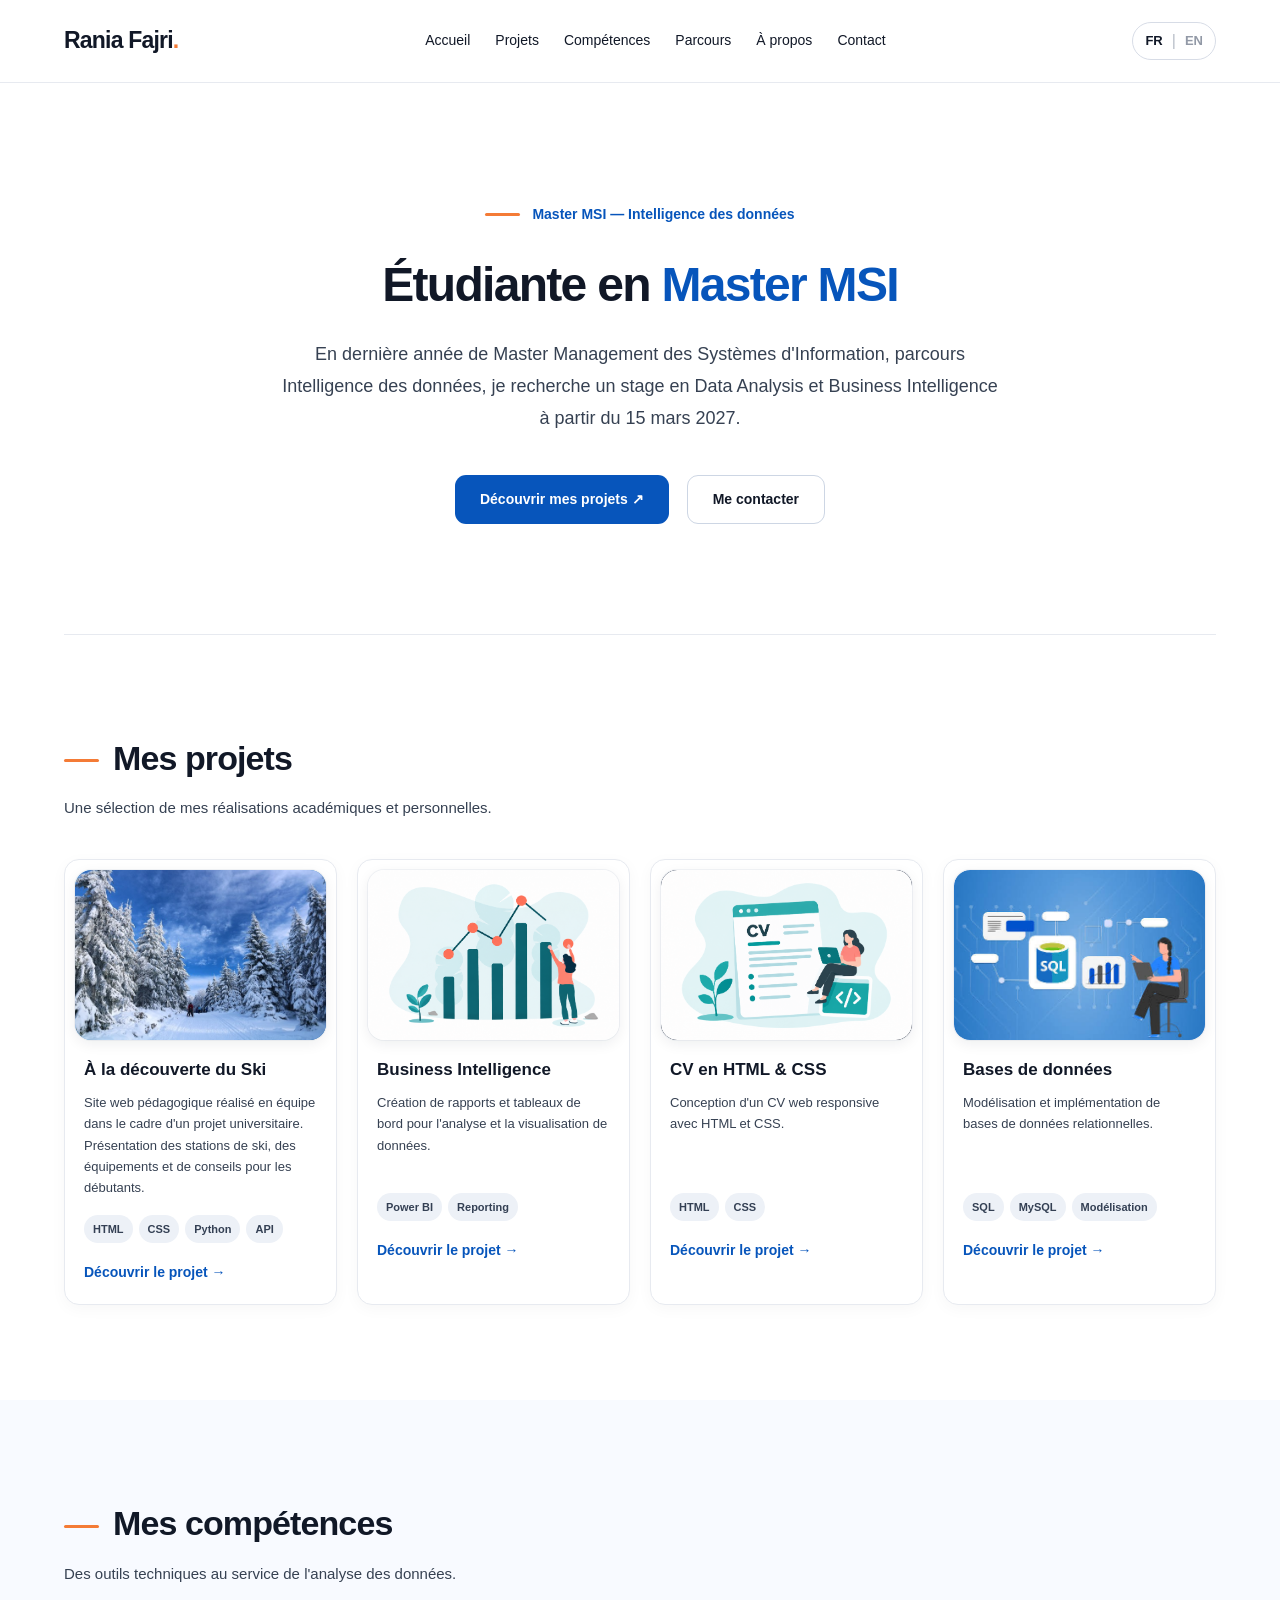
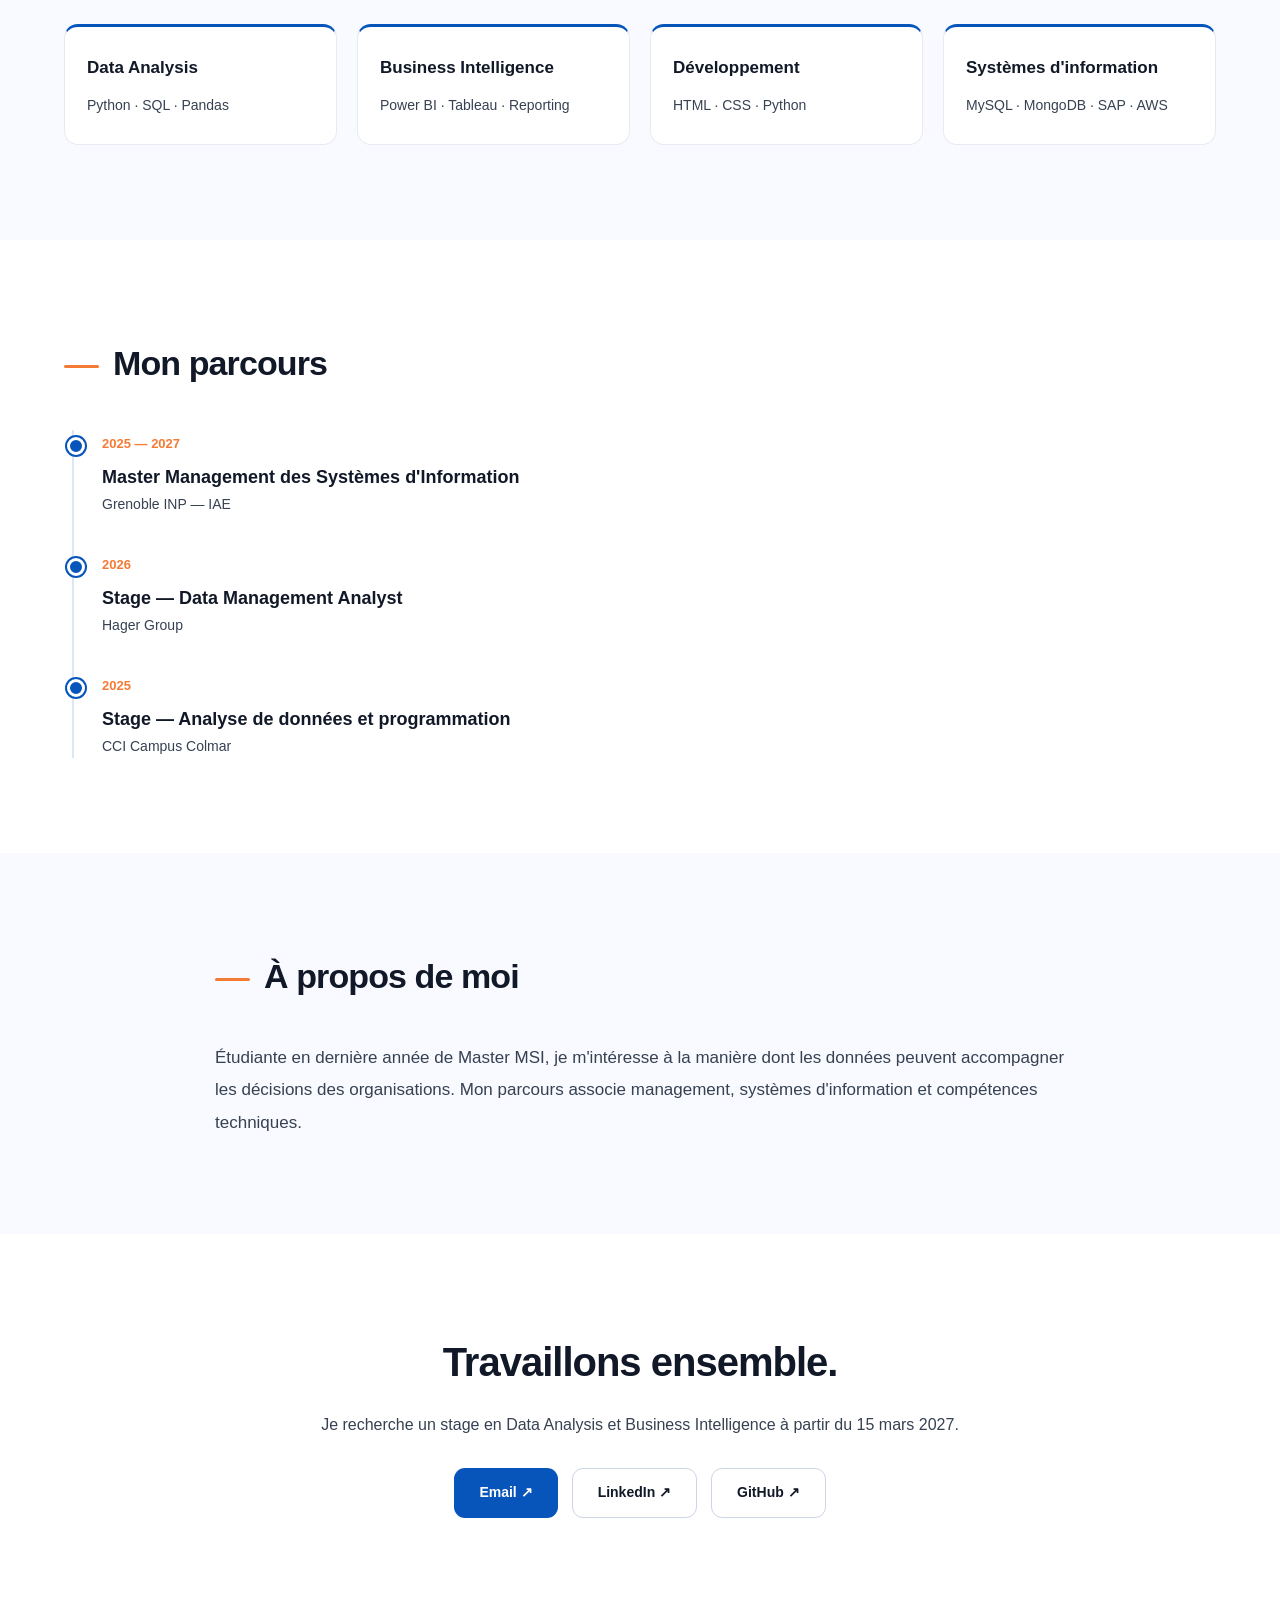
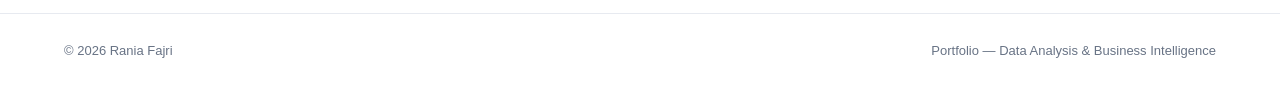
<file: index.html>
<!DOCTYPE html>
<html lang="fr">
<head>
  <meta charset="UTF-8">
  <meta name="viewport" content="width=device-width, initial-scale=1.0">

  <title>Rania Fajri | Portfolio Data & BI</title>
  <meta name="description" content="Portfolio de Rania Fajri, étudiante en Master MSI, spécialisée en Data Analysis et Business Intelligence.">

  <link rel="stylesheet" href="style.css">
  <script src="script.js" defer></script>

  <style>
    /* Image du projet Bases de données */
    .db-home-image {
      display: flex;
      justify-content: center;
      align-items: center;
      overflow: hidden;
    }

    .db-home-image img {
      display: block;
      width: 100%;
      height: 100%;
      object-fit: cover;
      object-position: center;
    }
  </style>
</head>

<body>

  <!-- NAVIGATION -->
  <header class="header">
    <nav class="nav container">
      <a href="#accueil" class="logo">
        Rania Fajri<span>.</span>
      </a>

      <div class="nav-links">
        <a href="#accueil" data-i18n="navHome">Accueil</a>
        <a href="#projets" data-i18n="navProjects">Projets</a>
        <a href="#competences" data-i18n="navSkills">Compétences</a>
        <a href="#parcours" data-i18n="navExperience">Parcours</a>
        <a href="#apropos" data-i18n="navAbout">À propos</a>
        <a href="#contact" data-i18n="navContact">Contact</a>
      </div>

      <div class="language-switch">
        <button type="button" id="lang-fr" class="active">FR</button>
        <span>|</span>
        <button type="button" id="lang-en">EN</button>
      </div>
    </nav>
  </header>

  <main>

    <!-- ACCUEIL -->
    <section id="accueil" class="hero container">

      <p class="hero-label">
        <span class="orange-line"></span>
        <span data-i18n="heroLabel">
          Master MSI — Intelligence des données
        </span>
      </p>

      <h1 data-i18n="heroTitle">
        Étudiante en <span>Master MSI</span>
      </h1>

      <p class="hero-description" data-i18n="heroDescription">
        En dernière année de Master Management des Systèmes
        d'Information, parcours Intelligence des données,
        je recherche un stage en Data Analysis et Business
        Intelligence à partir du 15 mars 2027.
      </p>

      <div class="hero-buttons">
        <a href="#projets" class="btn btn-primary" data-i18n="discoverProjects">
          Découvrir mes projets ↗
        </a>

        <a href="#contact" class="btn btn-outline" data-i18n="contactMe">
          Me contacter
        </a>
      </div>

    </section>

    <!-- PROJETS -->
    <section id="projets" class="section container">

      <div class="section-heading">
        <h2 data-i18n="projectsTitle">Mes projets</h2>
        <p data-i18n="projectsIntro">
          Une sélection de mes réalisations académiques et personnelles.
        </p>
      </div>

      <div class="projects-grid">

        <!-- PROJET 1 : SKI -->
        <article class="project-card">
          <div class="project-visual ski-visual">
            <img
              src="image-1.jpg"
              alt="Paysage de montagne enneigée - Projet ski"
              style="width: 100%; height: 100%; object-fit: cover;"
            >
          </div>

          <div class="project-content">
            <h3 data-i18n="skiTitle">Site web sur le ski</h3>
            <p data-i18n="skiDescription">
              Développement d'un site web avec collecte
              de données par API et web scraping.
            </p>

            <div class="tags">
              <span>HTML</span>
              <span>CSS</span>
              <span>Python</span>
              <span>API</span>
            </div>

            <a href="projet_ski/" class="project-link" data-i18n="skiLink">
              Découvrir le projet →
            </a>
          </div>
        </article>

        <!-- PROJET 2 : POWER BI -->
        <article class="project-card">
          <div class="project-visual bi-visual">
            <img
              src="photo-bi.png"
              alt="Visualisation du tableau de bord Power BI réalisé en stage"
            >
          </div>

          <div class="project-content">
            <h3 data-i18n="biTitle">Business Intelligence</h3>
            <p data-i18n="biDescription">
              Création de rapports et tableaux de bord
              pour l'analyse et la visualisation de données.
            </p>

            <div class="tags">
              <span>Power BI</span>
              <span>Reporting</span>
            </div>

            <a href="powerbi/" class="project-link" data-i18n="biLink">
              Découvrir le projet →
            </a>
          </div>
        </article>

        <!-- PROJET 3 : CV -->
        <article class="project-card">
          <div class="project-visual cv-visual">
            <img
              src="apercu-cv.png"
              alt="Aperçu de mon CV en HTML et CSS"
              style="display: block; width: 100%; height: 100%; object-fit: cover; object-position: center;"
            >
          </div>

          <div class="project-content">
            <h3 data-i18n="cvTitle">CV en HTML & CSS</h3>
            <p data-i18n="cvDescription">
              Conception d'un CV web responsive
              avec HTML et CSS.
            </p>
            <div class="tags">
              <span>HTML</span>
              <span>CSS</span>
            </div>
            <a href="cv-rania/" class="project-link"> Découvrir le projet → </a>
          </div>
        </article>

        <!-- PROJET 4 : BASE DE DONNÉES SNOWPEAK -->
        <article class="project-card">
          <div class="project-visual db-visual db-home-image">
            <img
              src="sql-acceuil.jfif"
              alt="Illustration SQL et analyse de données - Projet SnowPeak"
              loading="lazy"
            >
          </div>

          <div class="project-content">
            <h3 data-i18n="dbTitle">Bases de données</h3>

            <p data-i18n="dbDescription">
              Modélisation et implémentation
              de bases de données relationnelles.
            </p>

            <div class="tags">
              <span>SQL</span>
              <span>MySQL</span>
              <span>Modélisation</span>
            </div>

            <a href="database/" class="project-link">
              Découvrir le projet →
            </a>
          </div>
        </article>

      </div>
    </section>

    <!-- COMPÉTENCES -->
    <section id="competences" class="section section-soft">
      <div class="container">

        <div class="section-heading">
          <h2 data-i18n="skillsTitle">Mes compétences</h2>
          <p data-i18n="skillsIntro">
            Des outils techniques au service de l'analyse des données.
          </p>
        </div>

        <div class="skills-grid">
          <div class="skill-card">
            <h3>Data Analysis</h3>
            <p>Python · SQL · Pandas</p>
          </div>

          <div class="skill-card">
            <h3>Business Intelligence</h3>
            <p>Power BI · Tableau · Reporting</p>
          </div>

          <div class="skill-card">
            <h3 data-i18n="development">Développement</h3>
            <p>HTML · CSS · Python</p>
          </div>

          <div class="skill-card">
            <h3 data-i18n="informationSystems">
              Systèmes d'information
            </h3>
            <p>MySQL · MongoDB · SAP · AWS</p>
          </div>
        </div>

      </div>
    </section>

    <!-- PARCOURS -->
    <section id="parcours" class="section container">
      <div class="section-heading">
        <h2 data-i18n="experienceTitle">Mon parcours</h2>
      </div>

      <div class="timeline">
        <div class="timeline-item">
          <span class="timeline-date">2025 — 2027</span>
          <h3 data-i18n="masterTitle">
            Master Management des Systèmes d'Information
          </h3>
          <p>Grenoble INP — IAE</p>
        </div>

        <div class="timeline-item">
          <span class="timeline-date">2026</span>
          <h3 data-i18n="hagerTitle">
            Stage — Data Management Analyst
          </h3>
          <p>Hager Group</p>
        </div>

        <div class="timeline-item">
          <span class="timeline-date">2025</span>
          <h3 data-i18n="cciTitle">
            Stage — Analyse de données et programmation
          </h3>
          <p>CCI Campus Colmar</p>
        </div>
      </div>
    </section>

    <!-- À PROPOS -->
    <section id="apropos" class="section section-soft">
      <div class="container about-content">
        <div class="section-heading">
          <h2 data-i18n="aboutTitle">À propos de moi</h2>
        </div>

        <p data-i18n="aboutText">
          Étudiante en dernière année de Master MSI,
          je m'intéresse à la manière dont les données
          peuvent accompagner les décisions des organisations.
          Mon parcours associe management, systèmes
          d'information et compétences techniques.
        </p>
      </div>
    </section>

    <!-- CONTACT -->
    <section id="contact" class="section container contact-section">

      <h2 data-i18n="contactTitle">Travaillons ensemble.</h2>

      <p data-i18n="contactDescription">
        Je recherche un stage en Data Analysis et
        Business Intelligence à partir du 15 mars 2027.
      </p>

      <div class="contact-links">
        <a href="mailto:rania_fajri@icloud.com" class="btn btn-primary">
          Email ↗
        </a>

        <a href="https://www.linkedin.com/in/rania-fajri"
           target="_blank" rel="noopener noreferrer"
           class="btn btn-outline">
          LinkedIn ↗
        </a>

        <a href="https://github.com/rrania6"
           target="_blank" rel="noopener noreferrer"
           class="btn btn-outline">
          GitHub ↗
        </a>
      </div>

    </section>

  </main>

  <!-- PIED DE PAGE -->
  <footer class="footer">
    <div class="container footer-content">
      <p>© 2026 Rania Fajri</p>
      <p data-i18n="footerText">
        Portfolio — Data Analysis & Business Intelligence
      </p>
    </div>
  </footer>

</body>
</html>
</file>
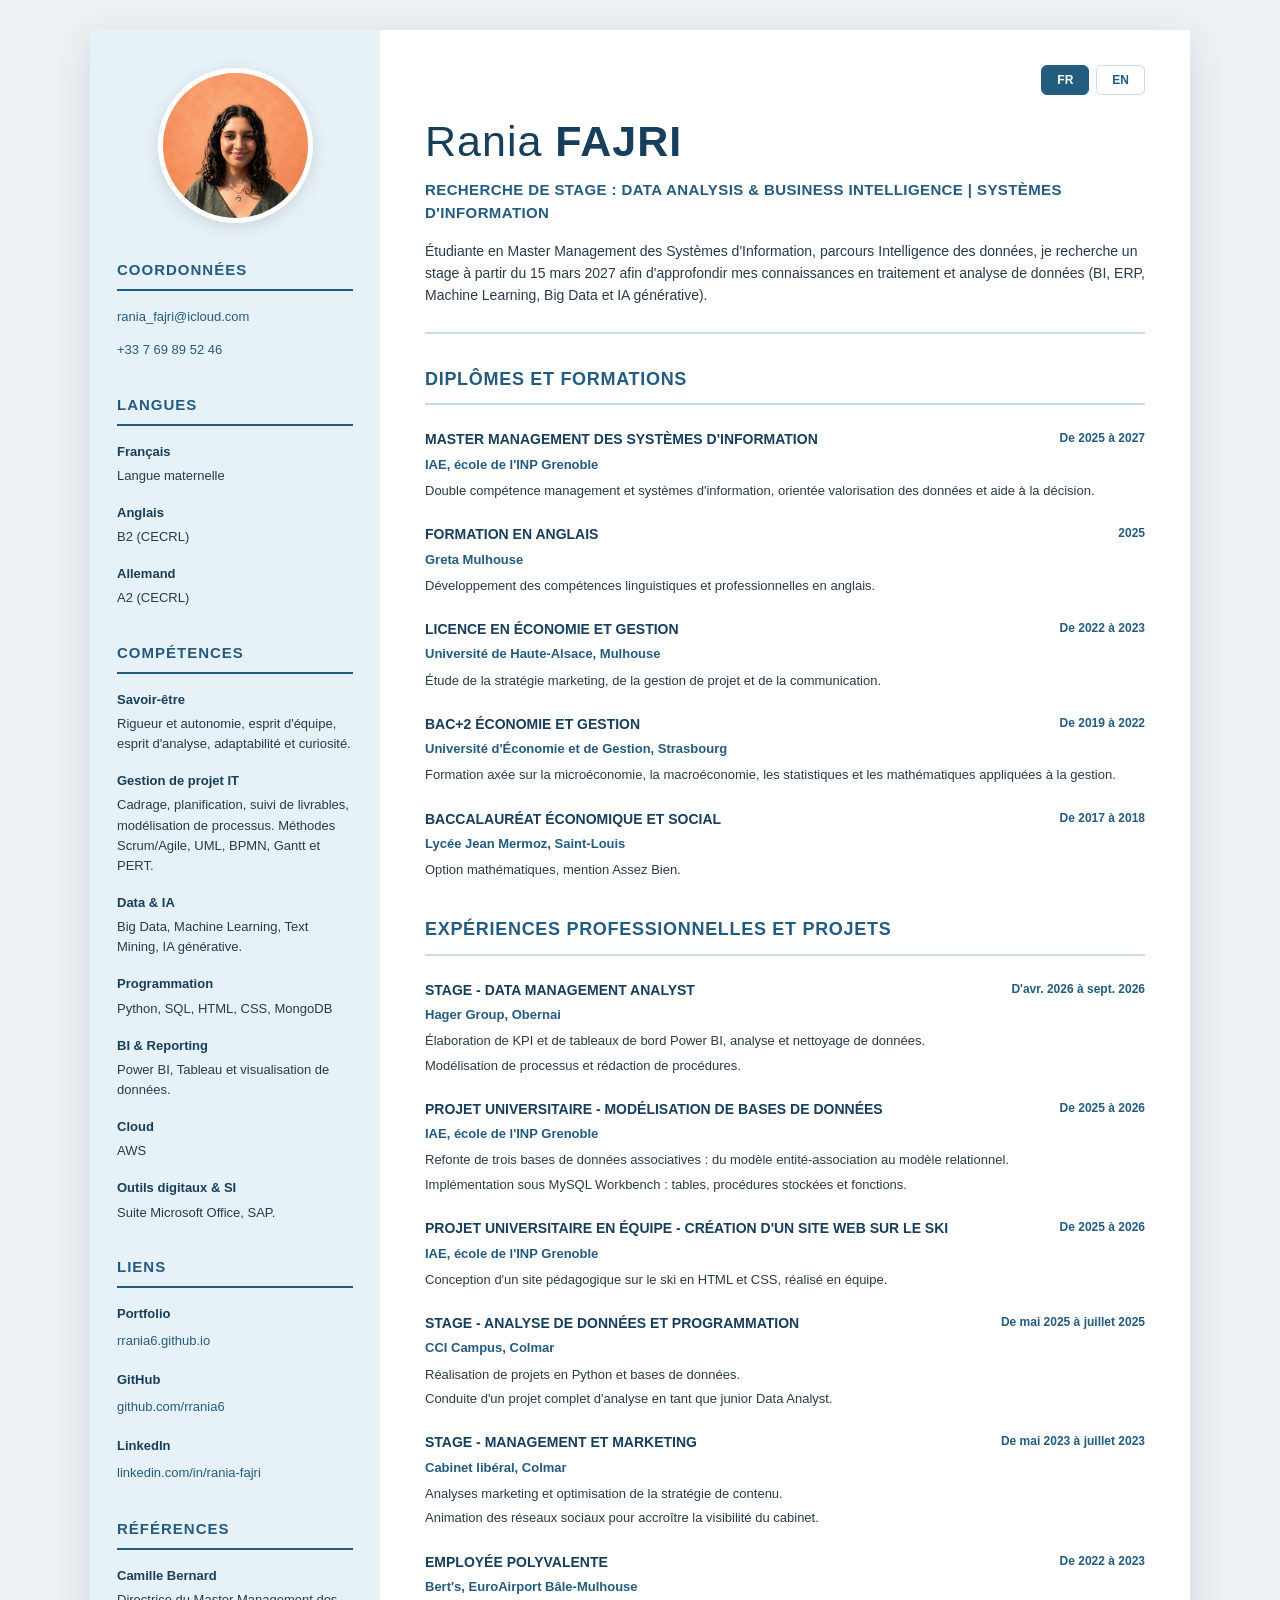
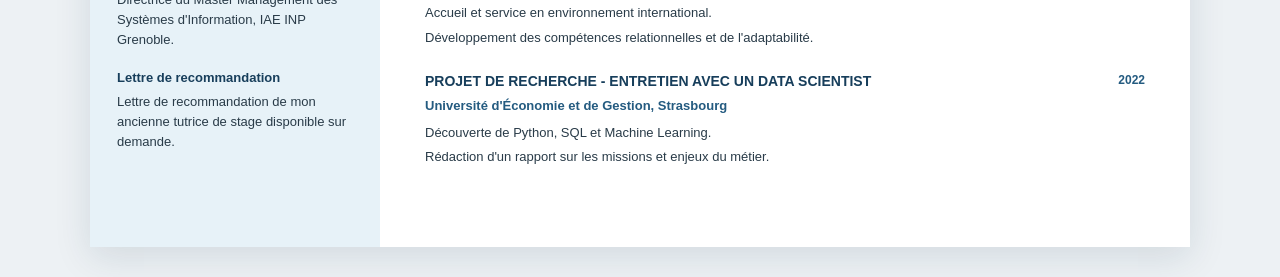
<file: cv-rania/index.html>
<!DOCTYPE html>
<html lang="fr">

<head>
  <meta charset="UTF-8">
  <meta name="viewport"
        content="width=device-width, initial-scale=1.0">

  <title>Rania Fajri | CV</title>

  <link rel="stylesheet" href="style/styles.css">
  <script src="script.js" defer></script>
</head>

<body>

  <main class="cv-container">

    <!-- COLONNE GAUCHE -->
    <aside class="sidebar">

      <div class="photo-container">
        <img
          src="photo-cv.jpeg"
          alt="Photo de Rania Fajri"
          class="profile-photo">
      </div>

      <!-- CONTACT -->
      <section class="side-section contact-section">

        <h2 data-i18n="contactHeading">Coordonnées</h2>

        <p>
          <a href="mailto:rania_fajri@icloud.com">
            rania_fajri@icloud.com
          </a>
        </p>

        <p>
          <a href="tel:+33769895246">
            +33 7 69 89 52 46
          </a>
        </p>

      </section>

      <!-- LANGUES -->
      <section class="side-section">

        <h2 data-i18n="languagesHeading">Langues</h2>

        <div class="side-item">
          <h3 data-i18n="frenchLanguage">Français</h3>
          <p data-i18n="nativeLanguage">Langue maternelle</p>
        </div>

        <div class="side-item">
          <h3 data-i18n="englishLanguage">Anglais</h3>
          <p>B2 (CECRL)</p>
        </div>

        <div class="side-item">
          <h3 data-i18n="germanLanguage">Allemand</h3>
          <p>A2 (CECRL)</p>
        </div>

      </section>

      <!-- COMPÉTENCES -->
      <section class="side-section">

        <h2 data-i18n="skillsHeading">Compétences</h2>

        <div class="side-item">
          <h3 data-i18n="softSkillsHeading">Savoir-être</h3>
          <p data-i18n="softSkillsText">
            Rigueur et autonomie, esprit d'équipe,
            esprit d'analyse, adaptabilité et curiosité.
          </p>
        </div>

        <div class="side-item">
          <h3 data-i18n="projectManagementHeading">
            Gestion de projet IT
          </h3>
          <p data-i18n="projectManagementText">
            Cadrage, planification, suivi de livrables,
            modélisation de processus.
            Méthodes Scrum/Agile, UML, BPMN, Gantt et PERT.
          </p>
        </div>

        <div class="side-item">
          <h3 data-i18n="dataHeading">Data &amp; IA</h3>
          <p data-i18n="dataSkillsText">
            Big Data, Machine Learning, Text Mining,
            IA générative.
          </p>
        </div>

        <div class="side-item">
          <h3 data-i18n="programmingHeading">Programmation</h3>
          <p>Python, SQL, HTML, CSS, MongoDB</p>
        </div>

        <div class="side-item">
          <h3>BI &amp; Reporting</h3>
          <p data-i18n="biSkillsText">
            Power BI, Tableau et visualisation de données.
          </p>
        </div>

        <div class="side-item">
          <h3>Cloud</h3>
          <p>AWS</p>
        </div>

        <div class="side-item">
          <h3 data-i18n="digitalToolsHeading">
            Outils digitaux &amp; SI
          </h3>
          <p data-i18n="digitalToolsText">
            Suite Microsoft Office, SAP.
          </p>
        </div>

      </section>

      <!-- LIENS -->
      <section class="side-section">

        <h2 data-i18n="linksHeading">Liens</h2>

        <div class="side-item">
          <h3>Portfolio</h3>
          <a href="https://rrania6.github.io/"
             target="_blank"
             rel="noopener noreferrer">
            rrania6.github.io
          </a>
        </div>

        <div class="side-item">
          <h3>GitHub</h3>
          <a href="https://github.com/rrania6"
             target="_blank"
             rel="noopener noreferrer">
            github.com/rrania6
          </a>
        </div>

        <div class="side-item">
          <h3>LinkedIn</h3>
          <a href="https://www.linkedin.com/in/rania-fajri"
             target="_blank"
             rel="noopener noreferrer">
            linkedin.com/in/rania-fajri
          </a>
        </div>

      </section>

      <!-- RÉFÉRENCES -->
      <section class="side-section">

        <h2 data-i18n="referencesHeading">Références</h2>

        <div class="side-item">
          <h3>Camille Bernard</h3>
          <p data-i18n="camilleRole">
            Directrice du Master Management
            des Systèmes d'Information,
            IAE INP Grenoble.
          </p>
        </div>

        <div class="side-item">
          <h3 data-i18n="recommendationHeading">
            Lettre de recommandation
          </h3>
          <p data-i18n="recommendationText">
            Lettre de recommandation de mon ancienne
            tutrice de stage disponible sur demande.
          </p>
        </div>

      </section>

    </aside>

    <!-- COLONNE DROITE -->
    <div class="main-content">

      <!-- BOUTONS FR / EN -->
      <nav class="language-switcher"
           aria-label="Choix de la langue">

        <button type="button"
                class="lang-btn active"
                data-lang="fr">
          FR
        </button>

        <button type="button"
                class="lang-btn"
                data-lang="en">
          EN
        </button>

      </nav>

      <!-- PRÉSENTATION -->
      <header class="cv-header">

        <h1>
          <span class="first-name">Rania</span> FAJRI
        </h1>

        <h2 data-i18n="jobObjective">
          RECHERCHE DE STAGE :
          DATA ANALYSIS &amp; BUSINESS INTELLIGENCE |
          SYSTÈMES D'INFORMATION
        </h2>

        <p data-i18n="profileText">
          Étudiante en Master Management des Systèmes
          d'Information, parcours Intelligence des données,
          je recherche un stage à partir du 15 mars 2027
          afin d'approfondir mes connaissances en traitement
          et analyse de données (BI, ERP, Machine Learning,
          Big Data et IA générative).
        </p>

      </header>

      <!-- FORMATIONS -->
      <section class="cv-section">

        <h2 class="section-title"
            data-i18n="educationHeading">
          Diplômes et formations
        </h2>

        <div class="timeline">

          <article class="item">

            <div class="item-header">
              <h3 data-i18n="masterTitle">
                Master Management des Systèmes d'Information
              </h3>
              <span class="item-date"
                    data-i18n="masterDate">
                De 2025 à 2027
              </span>
            </div>

            <p class="item-place">
              IAE, école de l'INP Grenoble
            </p>

            <p class="description"
               data-i18n="masterDescription">
              Double compétence management et systèmes
              d'information, orientée valorisation des
              données et aide à la décision.
            </p>

          </article>

          <article class="item">

            <div class="item-header">
              <h3 data-i18n="englishTrainingTitle">
                Formation en anglais
              </h3>
              <span class="item-date">2025</span>
            </div>

            <p class="item-place">Greta Mulhouse</p>

            <p class="description"
               data-i18n="englishTrainingDescription">
              Développement des compétences linguistiques
              et professionnelles en anglais.
            </p>

          </article>

          <article class="item">

            <div class="item-header">
              <h3 data-i18n="bachelorTitle">
                Licence en Économie et Gestion
              </h3>
              <span class="item-date"
                    data-i18n="bachelorDate">
                De 2022 à 2023
              </span>
            </div>

            <p class="item-place">
              Université de Haute-Alsace, Mulhouse
            </p>

            <p class="description"
               data-i18n="bachelorDescription">
              Étude de la stratégie marketing,
              de la gestion de projet et de la communication.
            </p>

          </article>

          <article class="item">

            <div class="item-header">
              <h3 data-i18n="economicsTitle">
                Bac+2 Économie et Gestion
              </h3>
              <span class="item-date"
                    data-i18n="economicsDate">
                De 2019 à 2022
              </span>
            </div>

            <p class="item-place">
              Université d'Économie et de Gestion,
              Strasbourg
            </p>

            <p class="description"
               data-i18n="economicsDescription">
              Formation axée sur la microéconomie,
              la macroéconomie, les statistiques et
              les mathématiques appliquées à la gestion.
            </p>

          </article>

          <article class="item">

            <div class="item-header">
              <h3 data-i18n="highSchoolTitle">
                Baccalauréat économique et social
              </h3>
              <span class="item-date"
                    data-i18n="highSchoolDate">
                De 2017 à 2018
              </span>
            </div>

            <p class="item-place">
              Lycée Jean Mermoz, Saint-Louis
            </p>

            <p class="description"
               data-i18n="highSchoolDescription">
              Option mathématiques, mention Assez Bien.
            </p>

          </article>

        </div>
      </section>

      <!-- EXPÉRIENCES ET PROJETS -->
      <section class="cv-section">

        <h2 class="section-title"
            data-i18n="experienceHeading">
          Expériences professionnelles et projets
        </h2>

        <div class="timeline">

          <!-- HAGER -->
          <article class="item">

            <div class="item-header">
              <h3 data-i18n="hagerTitle">
                Stage - Data Management Analyst
              </h3>

              <span class="item-date"
                    data-i18n="hagerDate">
                D'avr. 2026 à sept. 2026
              </span>
            </div>

            <p class="item-place">
              Hager Group, Obernai
            </p>

            <p class="description"
               data-i18n="hagerDescription">
              Élaboration de KPI et de tableaux de bord
              Power BI, analyse et nettoyage de données.<br>
              Modélisation de processus et rédaction
              de procédures.
            </p>

          </article>

          <!-- BASES DE DONNÉES -->
          <article class="item">

            <div class="item-header">
              <h3 data-i18n="databaseTitle">
                Projet universitaire -
                Modélisation de bases de données
              </h3>

              <span class="item-date"
                    data-i18n="databaseDate">
                De 2025 à 2026
              </span>
            </div>

            <p class="item-place">
              IAE, école de l'INP Grenoble
            </p>

            <p class="description"
               data-i18n="databaseDescription">
              Refonte de trois bases de données associatives :
              du modèle entité-association au modèle relationnel.<br>
              Implémentation sous MySQL Workbench :
              tables, procédures stockées et fonctions.
            </p>

          </article>

          <!-- PROJET SKI -->
          <article class="item">

            <div class="item-header">
              <h3 data-i18n="skiTitle">
                Projet universitaire en équipe -
                Création d'un site web sur le ski
              </h3>

              <span class="item-date"
                    data-i18n="skiDate">
                De 2025 à 2026
              </span>
            </div>

            <p class="item-place">
              IAE, école de l'INP Grenoble
            </p>

            <p class="description"
               data-i18n="skiDescription">
              Conception d'un site pédagogique sur le ski
              en HTML et CSS, réalisé en équipe.
            </p>

          </article>

          <!-- CCI -->
          <article class="item">

            <div class="item-header">
              <h3 data-i18n="cciTitle">
                Stage - Analyse de données et programmation
              </h3>

              <span class="item-date"
                    data-i18n="cciDate">
                De mai 2025 à juillet 2025
              </span>
            </div>

            <p class="item-place">
              CCI Campus, Colmar
            </p>

            <p class="description"
               data-i18n="cciDescription">
              Réalisation de projets en Python et bases
              de données.<br>
              Conduite d'un projet complet d'analyse
              en tant que junior Data Analyst.
            </p>

          </article>

          <!-- MARKETING -->
          <article class="item">

            <div class="item-header">
              <h3 data-i18n="marketingTitle">
                Stage - Management et marketing
              </h3>

              <span class="item-date"
                    data-i18n="marketingDate">
                De mai 2023 à juillet 2023
              </span>
            </div>

            <p class="item-place">
              Cabinet libéral, Colmar
            </p>

            <p class="description"
               data-i18n="marketingDescription">
              Analyses marketing et optimisation
              de la stratégie de contenu.<br>
              Animation des réseaux sociaux pour accroître
              la visibilité du cabinet.
            </p>

          </article>

          <!-- EUROAIRPORT -->
          <article class="item">

            <div class="item-header">
              <h3 data-i18n="airportTitle">
                Employée polyvalente
              </h3>

              <span class="item-date"
                    data-i18n="airportDate">
                De 2022 à 2023
              </span>
            </div>

            <p class="item-place">
              Bert's, EuroAirport Bâle-Mulhouse
            </p>

            <p class="description"
               data-i18n="airportDescription">
              Accueil et service en environnement
              international.<br>
              Développement des compétences relationnelles
              et de l'adaptabilité.
            </p>

          </article>

          <!-- RECHERCHE -->
          <article class="item">

            <div class="item-header">
              <h3 data-i18n="researchTitle">
                Projet de recherche -
                Entretien avec un Data Scientist
              </h3>

              <span class="item-date">2022</span>
            </div>

            <p class="item-place">
              Université d'Économie et de Gestion,
              Strasbourg
            </p>

            <p class="description"
               data-i18n="researchDescription">
              Découverte de Python, SQL et Machine Learning.<br>
              Rédaction d'un rapport sur les missions
              et enjeux du métier.
            </p>

          </article>

        </div>
      </section>

    </div>

  </main>

</body>
</html>
</file>
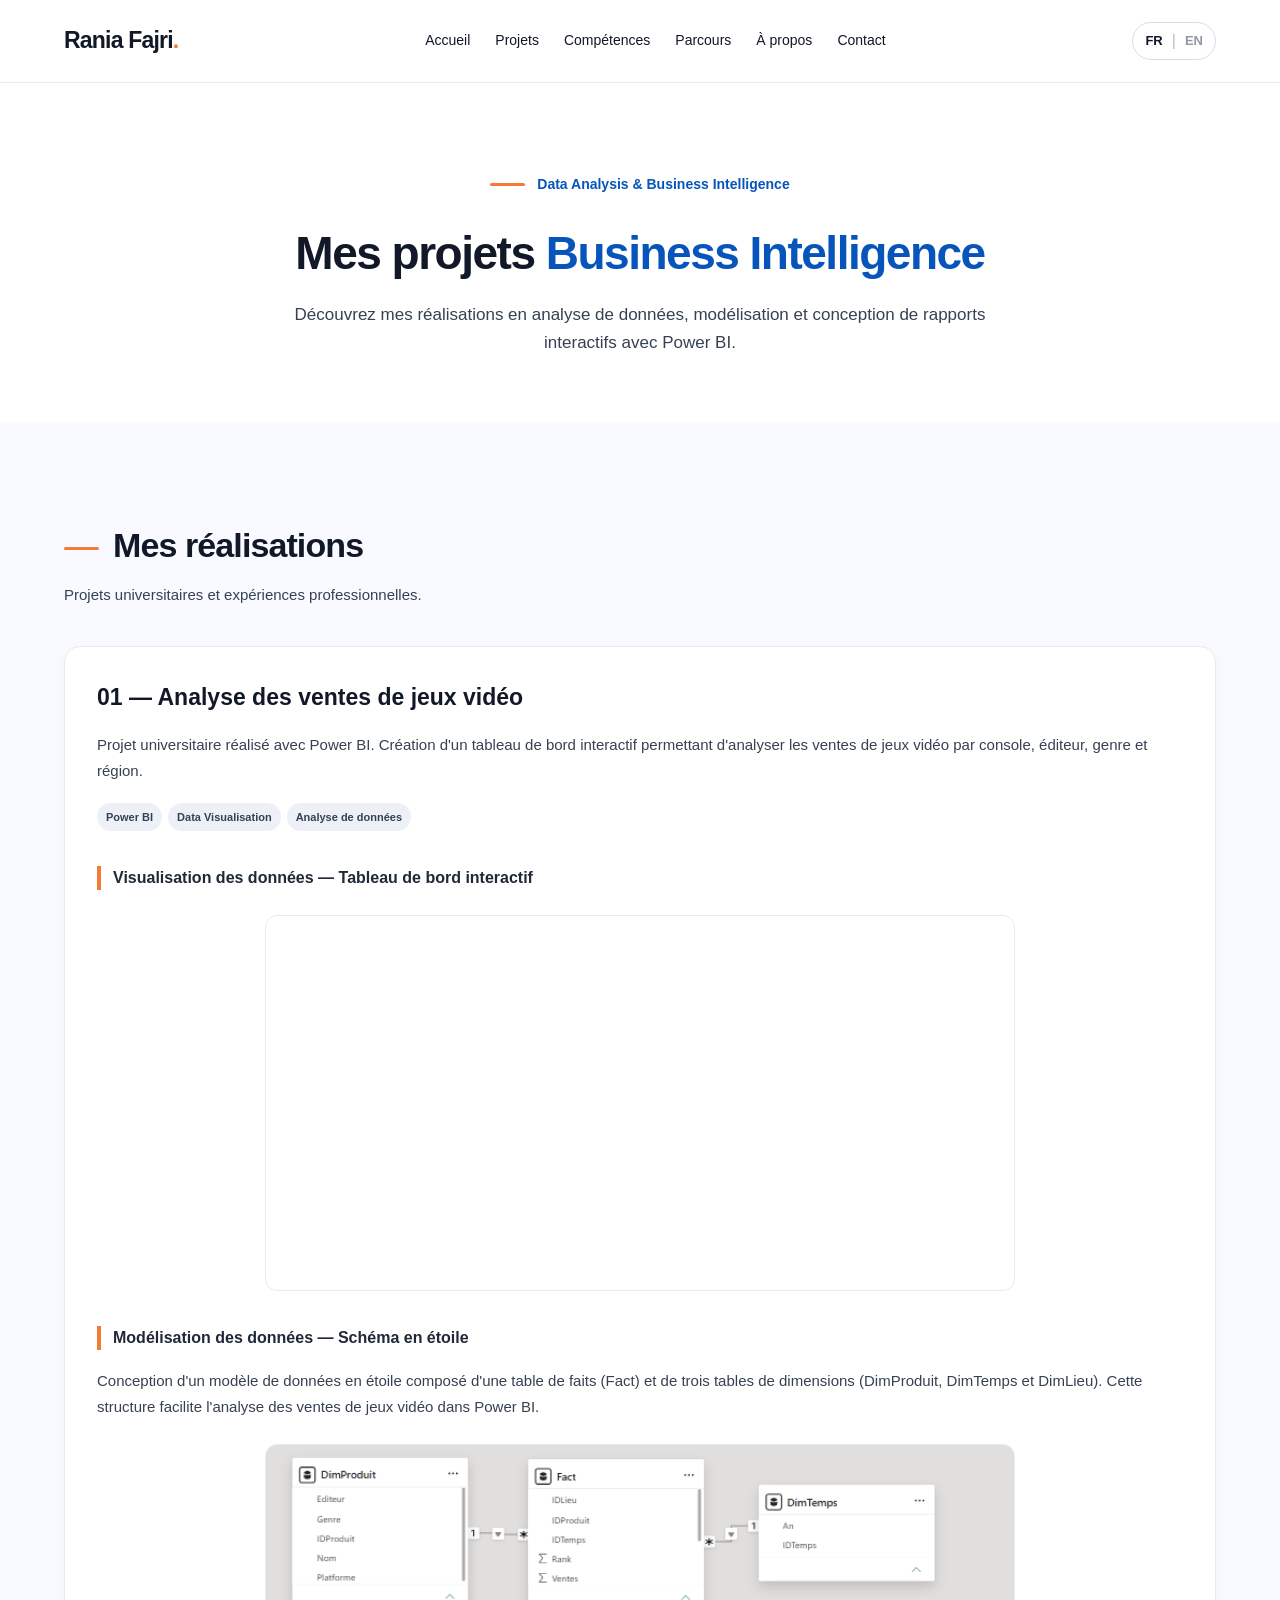
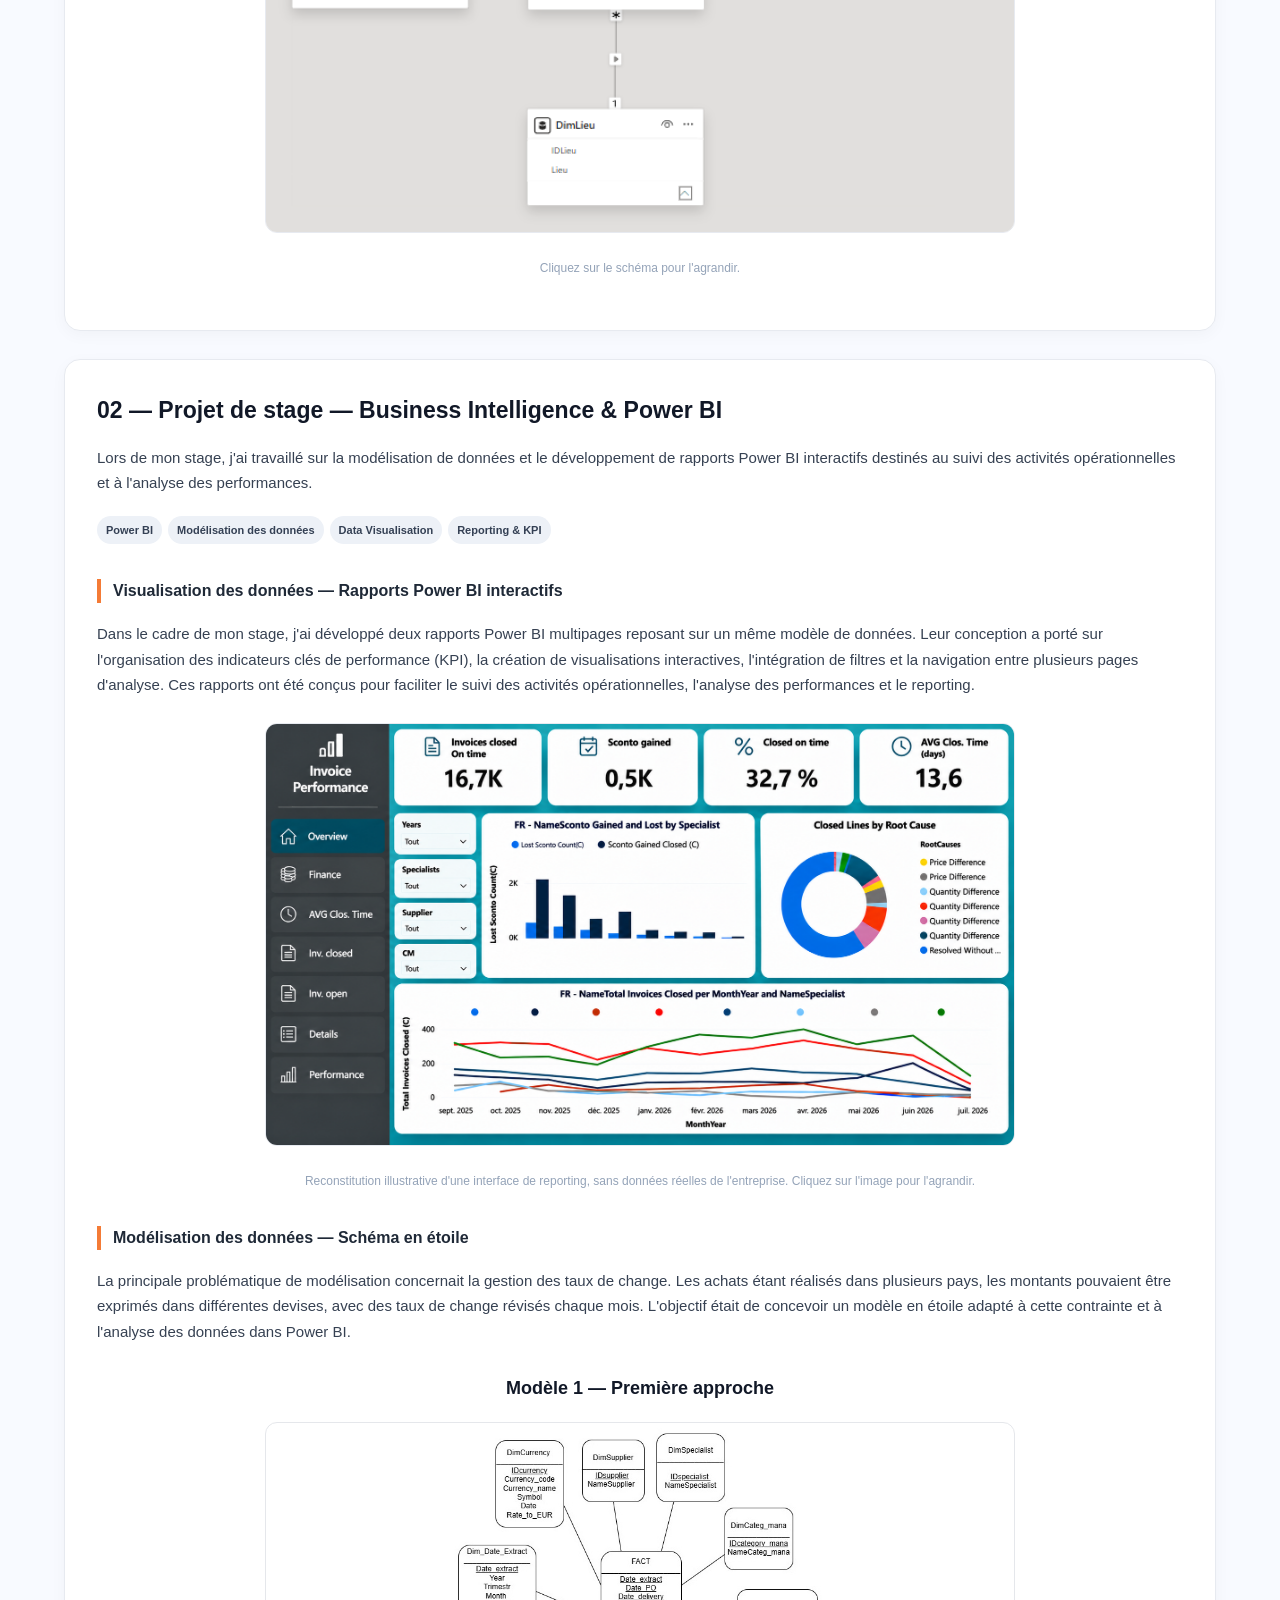
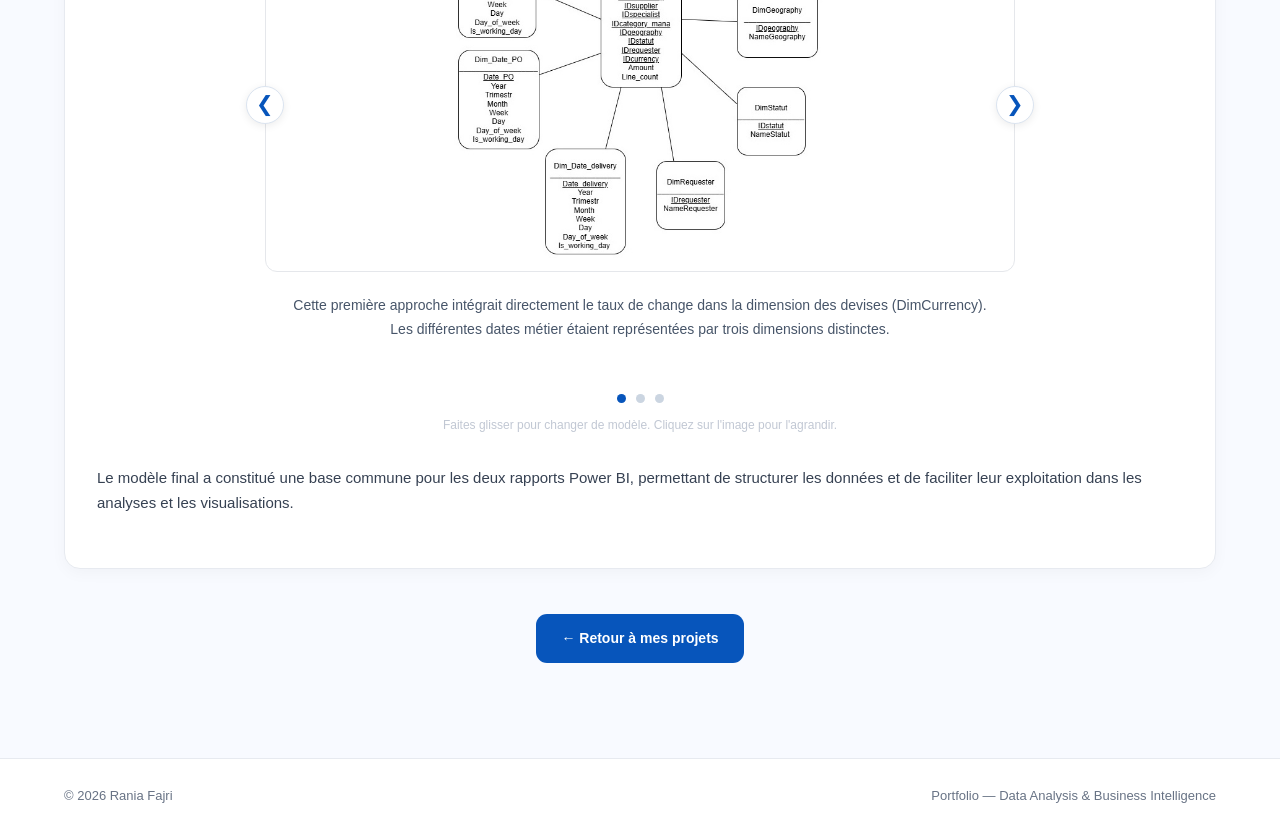
<file: powerbi/index.html>
<!DOCTYPE html>
<html lang="fr">

<head>
  <meta charset="UTF-8">
  <meta name="viewport" content="width=device-width, initial-scale=1.0">

  <title>Projets Business Intelligence | Rania Fajri</title>

  <link rel="stylesheet" href="../style.css">
  <script src="../script.js" defer></script>

  <style>
    .bi-intro {
      padding: 90px 0 65px;
      text-align: center;
    }

    .bi-intro h1 {
      font-size: clamp(32px, 4vw, 46px);
      letter-spacing: -1.5px;
      line-height: 1.2;
      margin-bottom: 20px;
    }

    .bi-intro h1 span {
      color: var(--blue, #0755bb);
    }

    .bi-intro p {
      max-width: 700px;
      margin: 0 auto;
      color: var(--text, #475569);
      font-size: 17px;
    }

    .bi-project {
      background: white;
      border: 1px solid var(--border, #e5e7eb);
      border-radius: 16px;
      padding: 32px;
      margin-bottom: 28px;
      box-shadow: 0 4px 16px rgba(17, 24, 39, 0.035);
    }

    .bi-project h3 {
      font-size: 23px;
      margin-bottom: 15px;
    }

    .bi-project p {
      color: var(--text, #475569);
      font-size: 15px;
      line-height: 1.7;
      margin-bottom: 20px;
    }

    .bi-project .bi-subtitle {
      font-size: 16px;
      font-weight: 600;
      color: #1f2937;
      border-left: 4px solid #f47b36;
      padding-left: 12px;
      margin-top: 35px;
      margin-bottom: 18px;
      line-height: 1.5;
    }

    .bi-video,
    .bi-schema-image {
      display: block;
      width: 75%;
      max-width: 750px;
      height: auto;
      margin: 25px auto;
      border: 1px solid #e7eaf0;
      border-radius: 12px;
    }

    .bi-image-caption {
      text-align: center;
      font-size: 12px !important;
      color: #94a3b8 !important;
      margin-top: 10px;
    }

    .schema-carousel {
      position: relative;
      width: 75%;
      max-width: 750px;
      margin: 30px auto;
      text-align: center;
      min-width: 0;
    }

    .schema-viewport {
      width: 100%;
      overflow: hidden;
      touch-action: pan-y;
      cursor: grab;
    }

    .schema-viewport:active {
      cursor: grabbing;
    }

    .schema-track {
      display: flex;
      width: 100%;
      transition: transform 0.4s ease;
    }

    .schema-slide {
      flex: 0 0 100%;
      width: 100%;
      min-width: 0;
      box-sizing: border-box;
      user-select: none;
    }

    .schema-slide h4 {
      font-size: 18px;
      margin: 0 0 18px;
    }

    .schema-image-area {
      width: 100%;
      height: 450px;
      display: flex;
      align-items: center;
      justify-content: center;
      overflow: hidden;
      background: #fff;
      border: 1px solid #e5e7eb;
      border-radius: 12px;
      box-sizing: border-box;
    }

    .schema-image-area a {
      display: flex;
      width: 100%;
      height: 100%;
      align-items: center;
      justify-content: center;
    }

    .schema-image-area img {
      display: block;
      width: 100%;
      height: 100%;
      object-fit: contain;
      user-select: none;
      -webkit-user-drag: none;
    }

    .schema-description {
      max-width: 700px;
      margin: 22px auto 10px !important;
      text-align: center;
      font-size: 14px !important;
      line-height: 1.7;
      color: #475569 !important;
    }

    .schema-arrow {
      position: absolute;
      top: 50%;
      transform: translateY(-50%);
      z-index: 2;
      display: flex;
      align-items: center;
      justify-content: center;
      width: 38px;
      height: 38px;
      padding: 0;
      border: 1px solid #dbe4f0;
      border-radius: 50%;
      background: white;
      color: #0755bb;
      font-size: 21px;
      cursor: pointer;
      box-shadow: 0 2px 8px rgba(0, 0, 0, 0.08);
    }

    .schema-prev {
      left: -19px;
    }

    .schema-next {
      right: -19px;
    }

    .schema-arrow:hover {
      background: #0755bb;
      color: white;
    }

    .schema-dots {
      display: flex;
      justify-content: center;
      gap: 10px;
      margin-top: 18px;
    }

    .schema-dots button {
      width: 9px;
      height: 9px;
      padding: 0;
      border: none;
      border-radius: 50%;
      background: #cbd5e1;
      cursor: pointer;
    }

    .schema-dots button.active {
      background: #0755bb;
    }

    .schema-hint {
      margin-top: 12px;
      text-align: center;
      font-size: 12px !important;
      color: #a0aabc !important;
      opacity: 0.65;
    }

    .bi-bottom {
      text-align: center;
      margin-top: 45px;
    }

    @media (max-width: 600px) {
      .bi-intro {
        padding: 65px 0 45px;
      }

      .bi-project {
        padding: 20px;
      }

      .bi-project h3 {
        font-size: 20px;
      }

      .bi-video,
      .bi-schema-image,
      .schema-carousel {
        width: 100%;
      }

      .schema-image-area {
        height: 330px;
      }

      .schema-slide h4 {
        font-size: 16px;
      }

      .schema-prev {
        left: 4px;
      }

      .schema-next {
        right: 4px;
      }
    }
  </style>
</head>

<body>

  <!-- NAVIGATION -->

  <header class="header">
    <nav class="nav container">

      <a href="../#accueil" class="logo">
        Rania Fajri<span>.</span>
      </a>

      <div class="nav-links">
        <a href="../#accueil" data-i18n="navHome">Accueil</a>
        <a href="../#projets" data-i18n="navProjects">Projets</a>
        <a href="../#competences" data-i18n="navSkills">Compétences</a>
        <a href="../#parcours" data-i18n="navExperience">Parcours</a>
        <a href="../#apropos" data-i18n="navAbout">À propos</a>
        <a href="../#contact" data-i18n="navContact">Contact</a>
      </div>

      <div class="language-switch">
        <button type="button" id="lang-fr" class="active">FR</button>
        <span>|</span>
        <button type="button" id="lang-en">EN</button>
      </div>

    </nav>
  </header>


  <!-- INTRODUCTION -->

  <section class="bi-intro">
    <div class="container">

      <div class="hero-label">
        <span class="orange-line"></span>
        Data Analysis &amp; Business Intelligence
      </div>

      <h1 data-i18n="biPageTitle">
        Mes projets <span>Business Intelligence</span>
      </h1>

      <p data-i18n="biPageIntro">
        Découvrez mes réalisations en analyse de données,
        modélisation et conception de rapports interactifs
        avec Power BI.
      </p>

    </div>
  </section>


  <!-- PROJETS -->

  <section class="section section-soft">
    <div class="container">

      <div class="section-heading">
        <h2 data-i18n="biPageSection">Mes réalisations</h2>
        <p data-i18n="biPageSectionIntro">
          Projets universitaires et expériences professionnelles.
        </p>
      </div>


      <!-- PROJET 01 : VENTES DE JEUX VIDÉO -->

      <article class="bi-project">

        <h3 data-i18n="biProject1Title">
          01 — Analyse des ventes de jeux vidéo
        </h3>

        <p data-i18n="biProject1Intro">
          Projet universitaire réalisé avec Power BI.
          Création d'un tableau de bord interactif permettant
          d'analyser les ventes de jeux vidéo par console,
          éditeur, genre et région.
        </p>

        <div class="tags">
          <span>Power BI</span>
          <span>Data Visualisation</span>
          <span>Analyse de données</span>
        </div>

        <h4 class="bi-subtitle" data-i18n="biProject1Visual">
          Visualisation des données — Tableau de bord interactif
        </h4>

        <video
          class="bi-video"
          autoplay
          muted
          loop
          playsinline
          preload="metadata"
          aria-label="Tableau de bord Power BI sur les ventes de jeux vidéo">

          <source src="dashboard-powerbi.mp4" type="video/mp4">

          Votre navigateur ne prend pas en charge la vidéo.
        </video>

        <h4 class="bi-subtitle" data-i18n="biProject1Model">
          Modélisation des données — Schéma en étoile
        </h4>

        <p data-i18n="biProject1ModelText">
          Conception d'un modèle de données en étoile composé
          d'une table de faits (Fact) et de trois tables
          de dimensions (DimProduit, DimTemps et DimLieu).
          Cette structure facilite l'analyse des ventes
          de jeux vidéo dans Power BI.
        </p>

        <a
          href="schema-jeux-video.PNG"
          target="_blank"
          rel="noopener noreferrer">

          <img
            src="schema-jeux-video.PNG"
            alt="Schéma en étoile du projet jeux vidéo"
            class="bi-schema-image">
        </a>

        <p class="bi-image-caption" data-i18n="biImageHint">
          Cliquez sur le schéma pour l'agrandir.
        </p>

      </article>


      <!-- PROJET 02 : STAGE POWER BI -->

      <article class="bi-project">

        <h3 data-i18n="biProject2Title">
          02 — Projet de stage — Business Intelligence &amp; Power BI
        </h3>

        <p data-i18n="biProject2Intro">
          Lors de mon stage, j'ai travaillé sur la modélisation
          de données et le développement de rapports Power BI
          interactifs destinés au suivi des activités
          opérationnelles et à l'analyse des performances.
        </p>

        <div class="tags">
          <span>Power BI</span>
          <span>Modélisation des données</span>
          <span>Data Visualisation</span>
          <span>Reporting &amp; KPI</span>
        </div>

        <h4 class="bi-subtitle" data-i18n="biProject2Visual">
          Visualisation des données — Rapports Power BI interactifs
        </h4>

        <p data-i18n="biProject2VisualText">
          Dans le cadre de mon stage, j'ai développé deux rapports
          Power BI multipages reposant sur un même modèle de données.
          Leur conception a porté sur l'organisation des indicateurs
          clés de performance (KPI), la création de visualisations
          interactives, l'intégration de filtres et la navigation
          entre plusieurs pages d'analyse. Ces rapports ont été
          conçus pour faciliter le suivi des activités opérationnelles,
          l'analyse des performances et le reporting.
        </p>

        <a
          href="dashboard-stage.png"
          target="_blank"
          rel="noopener noreferrer">

          <img
            src="dashboard-stage.png"
            alt="Reconstitution illustrative d'un rapport Power BI"
            class="bi-schema-image">
        </a>

        <p class="bi-image-caption" data-i18n="biProject2ImageCaption">
          Reconstitution illustrative d'une interface de reporting,
          sans données réelles de l'entreprise.
          Cliquez sur l'image pour l'agrandir.
        </p>

        <h4 class="bi-subtitle" data-i18n="biProject2Model">
          Modélisation des données — Schéma en étoile
        </h4>

        <p data-i18n="biProject2ModelText">
          La principale problématique de modélisation concernait
          la gestion des taux de change. Les achats étant réalisés
          dans plusieurs pays, les montants pouvaient être exprimés
          dans différentes devises, avec des taux de change révisés
          chaque mois. L'objectif était de concevoir un modèle en
          étoile adapté à cette contrainte et à l'analyse des données
          dans Power BI.
        </p>


        <!-- CARROUSEL DES TROIS MODÈLES -->

        <div class="schema-carousel">

          <button
            class="schema-arrow schema-prev"
            type="button"
            aria-label="Modèle précédent">
            &#10094;
          </button>

          <div class="schema-viewport">
            <div class="schema-track">

              <!-- MODÈLE 1 -->

              <div class="schema-slide">

                <h4 data-i18n="biModel1Title">
                  Modèle 1 — Première approche
                </h4>

                <div class="schema-image-area">
                  <a
                    href="modele-1.jpg"
                    target="_blank"
                    rel="noopener noreferrer">

                    <img
                      src="modele-1.jpg"
                      alt="Premier modèle en étoile"
                      draggable="false">
                  </a>
                </div>

                <p
                  class="schema-description"
                  data-i18n="biModel1Description">

                  Cette première approche intégrait directement
                  le taux de change dans la dimension des devises
                  (DimCurrency). Les différentes dates métier
                  étaient représentées par trois dimensions distinctes.
                </p>

              </div>


              <!-- MODÈLE 2 -->

              <div class="schema-slide">

                <h4 data-i18n="biModel2Title">
                  Modèle 2 — Modèle intermédiaire
                </h4>

                <div class="schema-image-area">
                  <a
                    href="modele-2.png"
                    target="_blank"
                    rel="noopener noreferrer">

                    <img
                      src="modele-2.png"
                      alt="Deuxième modèle en étoile"
                      draggable="false">
                  </a>
                </div>

                <p
                  class="schema-description"
                  data-i18n="biModel2Description">

                  Cette deuxième version introduisait une table
                  de taux de change distincte (Fact_ExchangeRate),
                  afin de séparer les informations relatives aux
                  devises de celles concernant les taux de change.
                </p>

              </div>


              <!-- MODÈLE 3 -->

              <div class="schema-slide">

                <h4 data-i18n="biModel3Title">
                  Modèle 3 — Modèle final retenu
                </h4>

                <div class="schema-image-area">
                  <a
                    href="modele-3.jpg"
                    target="_blank"
                    rel="noopener noreferrer">

                    <img
                      src="modele-3.jpg"
                      alt="Modèle final implémenté"
                      draggable="false">
                  </a>
                </div>

                <p
                  class="schema-description"
                  data-i18n="biModel3Description">

                  Après comparaison des différentes approches,
                  j'ai retenu et implémenté un troisième modèle
                  intégrant une table de taux de change reliée
                  à DimCurrency. Cette architecture utilise
                  également une dimension de dates commune
                  pour représenter plusieurs dates métier.
                </p>

              </div>

            </div>
          </div>

          <button
            class="schema-arrow schema-next"
            type="button"
            aria-label="Modèle suivant">
            &#10095;
          </button>

          <div class="schema-dots">
            <button
              class="active"
              type="button"
              aria-label="Afficher le modèle 1"></button>

            <button
              type="button"
              aria-label="Afficher le modèle 2"></button>

            <button
              type="button"
              aria-label="Afficher le modèle 3"></button>
          </div>

          <p class="schema-hint" data-i18n="biCarouselHint">
            Faites glisser pour changer de modèle.
            Cliquez sur l'image pour l'agrandir.
          </p>

        </div>


        <p
          style="margin-top: 30px;"
          data-i18n="biProject2Conclusion">

          Le modèle final a constitué une base commune
          pour les deux rapports Power BI, permettant
          de structurer les données et de faciliter
          leur exploitation dans les analyses
          et les visualisations.
        </p>

      </article>


      <!-- PROJET 03 — MASQUÉ TEMPORAIREMENT -->

      <!--
      <article class="bi-project">

        <h3>03 — Titre du futur projet</h3>

        <p>
          Présentation du contexte, des objectifs
          et des outils utilisés.
        </p>

        <div class="tags">
          <span>Power BI</span>
          <span>Data Visualisation</span>
          <span>Analyse de données</span>
        </div>

        <h4 class="bi-subtitle">
          Visualisation des données
        </h4>

        <p>
          Présentation des rapports, tableaux de bord,
          indicateurs et visualisations.
        </p>

        <a
          href="futur-dashboard.png"
          target="_blank"
          rel="noopener noreferrer">

          <img
            src="futur-dashboard.png"
            alt="Tableau de bord du projet 03"
            class="bi-schema-image">
        </a>

        <h4 class="bi-subtitle">
          Modélisation des données — Schéma en étoile
        </h4>

        <p>
          Présentation du modèle de données
          et des relations entre les tables.
        </p>

        <a
          href="futur-schema.png"
          target="_blank"
          rel="noopener noreferrer">

          <img
            src="futur-schema.png"
            alt="Schéma en étoile du projet 03"
            class="bi-schema-image">
        </a>

      </article>
      -->


      <!-- RETOUR VERS L'ACCUEIL -->

      <div class="bi-bottom">
        <a
          href="../#projets"
          class="btn btn-primary"
          data-i18n="biBack">

          ← Retour à mes projets
        </a>
      </div>

    </div>
  </section>


  <!-- PIED DE PAGE -->

  <footer class="footer">
    <div class="container footer-content">

      <p>© 2026 Rania Fajri</p>

      <p data-i18n="footerText">
        Portfolio — Data Analysis &amp; Business Intelligence
      </p>

    </div>
  </footer>


  <!-- JAVASCRIPT DU CARROUSEL -->

  <script>
    const carousel = document.querySelector(".schema-carousel");

    if (carousel) {
      const viewport = carousel.querySelector(".schema-viewport");
      const track = carousel.querySelector(".schema-track");
      const slides = carousel.querySelectorAll(".schema-slide");
      const dots = carousel.querySelectorAll(".schema-dots button");

      let currentSlide = 0;
      let startX = 0;
      let dragging = false;
      let moved = false;

      function showSlide(index) {
        currentSlide = (index + slides.length) % slides.length;

        track.style.transform =
          "translateX(-" + (currentSlide * 100) + "%)";

        dots.forEach((dot, i) => {
          dot.classList.toggle("active", i === currentSlide);
        });
      }

      carousel.querySelector(".schema-prev")
        .addEventListener("click", () => {
          showSlide(currentSlide - 1);
        });

      carousel.querySelector(".schema-next")
        .addEventListener("click", () => {
          showSlide(currentSlide + 1);
        });

      dots.forEach((dot, i) => {
        dot.addEventListener("click", () => {
          showSlide(i);
        });
      });

      viewport.addEventListener("pointerdown", (event) => {
        if (event.pointerType === "mouse" && event.button !== 0) {
          return;
        }

        startX = event.clientX;
        dragging = true;
        moved = false;
      });

      viewport.addEventListener("pointermove", (event) => {
        if (!dragging) return;

        if (Math.abs(event.clientX - startX) > 10) {
          moved = true;
        }
      });

      viewport.addEventListener("pointerup", (event) => {
        if (!dragging) return;

        const distance = event.clientX - startX;
        dragging = false;

        if (Math.abs(distance) > 50) {
          showSlide(currentSlide + (distance < 0 ? 1 : -1));
        }
      });

      viewport.addEventListener("pointercancel", () => {
        dragging = false;
      });

      viewport.addEventListener("dragstart", (event) => {
        event.preventDefault();
      });

      viewport.querySelectorAll("a").forEach((link) => {
        link.addEventListener("click", (event) => {
          if (moved) {
            event.preventDefault();
            moved = false;
          }
        });
      });

      showSlide(0);
    }
  </script>

</body>
</html>
</file>
<file: style.css>
/* ==============================
   RANIA FAJRI — PORTFOLIO
   ============================== */

:root {
  --blue: #0755bb;
  --orange: #f47b36;
  --black: #111827;
  --text: #364152;
  --white: #ffffff;
  --border: #e7eaf0;
  --soft: #f8faff;
}

* {
  margin: 0;
  padding: 0;
  box-sizing: border-box;
}

html {
  scroll-behavior: smooth;
  scroll-padding-top: 100px;
}

body {
  font-family: -apple-system, BlinkMacSystemFont,
    "Segoe UI", Arial, sans-serif;
  background: var(--white);
  color: var(--black);
  line-height: 1.65;
}

a {
  color: inherit;
  text-decoration: none;
}

button {
  font: inherit;
  cursor: pointer;
}

.container {
  width: min(1160px, 90%);
  margin: 0 auto;
}

/* NAVIGATION */

.header {
  position: sticky;
  top: 0;
  z-index: 100;
  background: rgba(255, 255, 255, 0.96);
  border-bottom: 1px solid var(--border);
  backdrop-filter: blur(12px);
}

.nav {
  min-height: 82px;
  display: flex;
  align-items: center;
  justify-content: space-between;
  gap: 24px;
}

.logo {
  font-size: 23px;
  font-weight: 750;
  letter-spacing: -0.8px;
  white-space: nowrap;
}

.logo span {
  color: var(--orange);
}

.nav-links {
  display: flex;
  align-items: center;
  gap: 25px;
}

.nav-links a {
  font-size: 14px;
  font-weight: 500;
  transition: color 0.2s ease;
}

.nav-links a:hover {
  color: var(--blue);
}

.language-switch {
  display: flex;
  align-items: center;
  gap: 9px;
  padding: 5px 12px;
  border: 1px solid #d7dce6;
  border-radius: 30px;
  white-space: nowrap;
}

.language-switch button {
  border: 0;
  background: transparent;
  color: #9299a6;
  font-size: 13px;
  font-weight: 600;
}

.language-switch button.active {
  color: var(--black);
}

.language-switch span {
  color: #b7bdc7;
}

/* ACCUEIL */

.hero {
  min-height: 490px;
  padding-top: 120px;
  padding-bottom: 110px;
  text-align: center;
  display: flex;
  flex-direction: column;
  align-items: center;
  justify-content: center;
}

.hero-label {
  display: flex;
  align-items: center;
  justify-content: center;
  gap: 12px;
  margin-bottom: 30px;
  color: var(--blue);
  font-size: 14px;
  font-weight: 650;
}

.orange-line {
  width: 35px;
  height: 3px;
  background: var(--orange);
  border-radius: 10px;
}

.hero h1 {
  font-size: clamp(32px, 4.2vw, 48px);
  font-weight: 750;
  line-height: 1.2;
  letter-spacing: -1.7px;
  margin-bottom: 24px;
}

.hero h1 span {
  color: var(--blue);
}

.hero-description {
  max-width: 730px;
  color: var(--text);
  font-size: 18px;
  line-height: 1.8;
}

.hero-buttons {
  display: flex;
  justify-content: center;
  gap: 18px;
  margin-top: 40px;
  flex-wrap: wrap;
}

/* BOUTONS */

.btn {
  display: inline-flex;
  justify-content: center;
  align-items: center;
  min-height: 49px;
  padding: 12px 25px;
  border-radius: 11px;
  font-size: 14px;
  font-weight: 600;
  transition:
    transform 0.2s ease,
    background 0.2s ease,
    box-shadow 0.2s ease;
}

.btn:hover {
  transform: translateY(-3px);
}

.btn-primary {
  background: var(--blue);
  color: white;
}

.btn-primary:hover {
  background: #06469b;
  box-shadow: 0 8px 20px rgba(7, 85, 187, 0.16);
}

.btn-outline {
  background: white;
  border: 1px solid #cdd6e4;
  color: var(--black);
}

.btn-outline:hover {
  border-color: var(--blue);
  color: var(--blue);
}

/* SECTIONS */

.section {
  padding-top: 95px;
  padding-bottom: 95px;
}

.section-soft {
  background: var(--soft);
}

.section-heading {
  margin-bottom: 38px;
}

.section-heading h2 {
  font-size: clamp(27px, 3vw, 34px);
  font-weight: 750;
  letter-spacing: -0.9px;
  margin-bottom: 10px;
}

.section-heading h2::before {
  content: "";
  display: inline-block;
  width: 35px;
  height: 3px;
  background: var(--orange);
  border-radius: 10px;
  margin-right: 14px;
  vertical-align: middle;
}

.section-heading p {
  color: var(--text);
  font-size: 15px;
}

/* PROJETS */

#projets {
  border-top: 1px solid var(--border);
}

.projects-grid {
  display: grid;
  grid-template-columns: repeat(4, minmax(0, 1fr));
  gap: 20px;
}

.project-card {
  overflow: hidden;
  border: 1px solid var(--border);
  border-radius: 15px;
  background: white;
  box-shadow: 0 4px 16px rgba(17, 24, 39, 0.035);
  transition:
    transform 0.25s ease,
    box-shadow 0.25s ease;
}

.project-card:hover {
  transform: translateY(-6px);
  box-shadow: 0 14px 30px rgba(17, 24, 39, 0.09);
}

.project-visual {
  height: 155px;
  padding: 17px;
  display: flex;
  justify-content: space-between;
  align-items: flex-start;
  color: white;
  font-size: 14px;
  font-weight: 600;
}

.visual-icon {
  align-self: center;
  margin: auto;
  font-size: 55px;
  font-weight: 700;
  opacity: 0.85;
}

.ski-visual {
  background: linear-gradient(135deg, #9ed5f4, #2468ae);
}

.bi-visual {
  background: linear-gradient(135deg, #e5efff, #377ed1);
}

.cv-visual {
  background: linear-gradient(135deg, #28364d, #0f172a);
}

.db-visual {
  background: linear-gradient(135deg, #dce9fb, #6895d2);
}

.project-content {
  padding: 19px;
}

.project-content h3 {
  font-size: 17px;
  line-height: 1.35;
  margin-bottom: 10px;
}

.project-content p {
  color: var(--text);
  font-size: 13px;
  line-height: 1.65;
  min-height: 85px;
}

.tags {
  display: flex;
  flex-wrap: wrap;
  gap: 6px;
  margin-top: 16px;
}

.tags span {
  background: #edf1f7;
  border-radius: 30px;
  padding: 5px 9px;
  color: #344054;
  font-size: 11px;
  font-weight: 600;
}

/* COMPÉTENCES */

.skills-grid {
  display: grid;
  grid-template-columns: repeat(4, minmax(0, 1fr));
  gap: 20px;
}

.skill-card {
  padding: 27px 22px;
  background: white;
  border: 1px solid var(--border);
  border-radius: 14px;
  border-top: 3px solid var(--blue);
}

.skill-card h3 {
  font-size: 17px;
  margin-bottom: 12px;
}

.skill-card p {
  color: var(--text);
  font-size: 14px;
}

/* PARCOURS */

.timeline {
  max-width: 850px;
  margin-left: 8px;
  padding-left: 28px;
  border-left: 2px solid #dce6f5;
}

.timeline-item {
  position: relative;
  padding-bottom: 35px;
}

.timeline-item:last-child {
  padding-bottom: 0;
}

.timeline-item::before {
  content: "";
  position: absolute;
  top: 7px;
  left: -35px;
  width: 12px;
  height: 12px;
  border-radius: 50%;
  background: var(--blue);
  border: 3px solid white;
  box-shadow: 0 0 0 2px var(--blue);
}

.timeline-date {
  color: var(--orange);
  font-size: 13px;
  font-weight: 700;
}

.timeline-item h3 {
  font-size: 18px;
  margin-top: 7px;
}

.timeline-item p {
  color: var(--text);
  font-size: 14px;
}

/* À PROPOS */

.about-content {
  max-width: 850px;
}

.about-content p {
  font-size: 17px;
  color: var(--text);
  line-height: 1.9;
}

/* CONTACT */

.contact-section {
  text-align: center;
}

.contact-section h2 {
  font-size: clamp(29px, 4vw, 40px);
  letter-spacing: -1px;
  margin-bottom: 17px;
}

.contact-section > p {
  color: var(--text);
  font-size: 16px;
  margin-bottom: 30px;
}

.contact-links {
  display: flex;
  justify-content: center;
  gap: 14px;
  flex-wrap: wrap;
}

/* PIED DE PAGE */

.footer {
  border-top: 1px solid var(--border);
  padding: 26px 0;
}

.footer-content {
  display: flex;
  justify-content: space-between;
  gap: 15px;
  color: #687385;
  font-size: 13px;
}

/* RESPONSIVE — TABLETTE */

@media (max-width: 1050px) {
  .nav {
    flex-wrap: wrap;
    padding-top: 16px;
    padding-bottom: 16px;
  }

  .nav-links {
    order: 3;
    width: 100%;
    justify-content: center;
    flex-wrap: wrap;
    gap: 14px 22px;
  }

  .projects-grid,
  .skills-grid {
    grid-template-columns: repeat(2, minmax(0, 1fr));
  }

  .project-content p {
    min-height: 0;
  }
}

/* RESPONSIVE — TÉLÉPHONE */

@media (max-width: 600px) {
  .container {
    width: 91%;
  }

  .logo {
    font-size: 20px;
  }

  .nav {
    gap: 14px;
  }

  .nav-links {
    gap: 10px 15px;
  }

  .nav-links a {
    font-size: 12px;
  }

  .hero {
    min-height: auto;
    padding-top: 85px;
    padding-bottom: 85px;
  }

  .hero-label {
    font-size: 12px;
    flex-wrap: wrap;
  }

  .hero h1 {
    font-size: 34px;
    letter-spacing: -1px;
  }

  .hero-description {
    font-size: 16px;
  }

  .hero-buttons {
    gap: 12px;
    margin-top: 30px;
  }

  .section {
    padding-top: 65px;
    padding-bottom: 65px;
  }

  .projects-grid,
  .skills-grid {
    grid-template-columns: 1fr;
  }

  .project-visual {
    height: 190px;
  }

  .footer-content {
    flex-direction: column;
    text-align: center;
  }
}

@media (prefers-reduced-motion: reduce) {
  html {
    scroll-behavior: auto;
  }

  .btn,
  .project-card {
    transition: none;
  }
}
/* Lien pour découvrir un projet */

.project-link {
  display: inline-block;
  margin-top: 18px;
  color: #0755bb;
  font-size: 14px;
  font-weight: 600;
  text-decoration: none;
  transition: color 0.3s ease;
}

.project-link:hover {
  color: #f47b36;
  text-decoration: underline;
}
/* ======================================
   VISUELS UNIFORMES DES 4 PROJETS
   ====================================== */

.project-visual {
  height: 170px;
  margin: 10px 10px 0;
  padding: 0;
  overflow: hidden;
  border-radius: 16px;
  border: none;
  box-sizing: border-box;

  /* Contour doux et fondu */
  box-shadow:
    0 0 0 1px rgba(148, 163, 184, 0.12),
    0 4px 14px rgba(15, 23, 42, 0.07);
}

/* Images Ski et Power BI */
.project-visual img {
  display: block;
  width: 100%;
  height: 100%;
  object-fit: cover;
  border-radius: inherit;
}

/* Tableau de bord Power BI */
.bi-visual {
  background: #ffffff;
}

.bi-visual img {
  object-fit: fill;
}
</file>
<file: cv-rania/style/styles.css>
/* ===== COULEURS ===== */

:root {
  --bleu: #245b80;
  --bleu-fonce: #173e5b;
  --bleu-clair: #e7f2f8;
  --texte: #293b48;
  --ligne: #c8dce8;
}

* {
  box-sizing: border-box;
}

body {
  margin: 0;
  padding: 30px 16px;
  background: #edf1f4;
  color: var(--texte);
  font-family: Arial, Helvetica, sans-serif;
  line-height: 1.55;
}

/* ===== STRUCTURE ===== */

.cv-container {
  display: grid;
  grid-template-columns: 290px minmax(0, 1fr);
  width: 100%;
  max-width: 1100px;
  min-height: 100vh;
  margin: 0 auto;
  background: white;
  box-shadow: 0 10px 35px rgba(20, 50, 75, 0.12);
}

.sidebar,
.main-content {
  min-width: 0;
}

/* ===== COLONNE GAUCHE ===== */

.sidebar {
  background: var(--bleu-clair);
  padding: 38px 27px;
}

.photo-container {
  display: flex;
  justify-content: center;
  margin-bottom: 35px;
}

.profile-photo {
  width: 155px;
  height: 155px;
  object-fit: cover;
  object-position: center;
  border-radius: 50%;
  border: 5px solid white;
  box-shadow: 0 4px 16px rgba(0, 0, 0, 0.12);
}

.side-section {
  margin-bottom: 32px;
}

.side-section h2 {
  margin: 0 0 16px;
  padding-bottom: 8px;
  border-bottom: 2px solid var(--bleu);
  color: var(--bleu);
  font-size: 15px;
  text-transform: uppercase;
  letter-spacing: 1px;
}

.side-item {
  margin-bottom: 17px;
}

.side-item h3 {
  margin: 0 0 4px;
  color: var(--bleu-fonce);
  font-size: 13px;
}

.side-item p,
.side-section p {
  margin: 0 0 9px;
  font-size: 13px;
  overflow-wrap: break-word;
}

.side-section a {
  color: var(--bleu);
  text-decoration: none;
  overflow-wrap: anywhere;
  font-size: 13px;
}

.side-section a:hover {
  text-decoration: underline;
}

.contact-section p {
  margin-bottom: 13px;
}

/* ===== COLONNE DROITE ===== */

.main-content {
  padding: 35px 45px 45px;
}

/* ===== LANGUES ===== */

.language-switcher {
  display: flex;
  justify-content: flex-end;
  gap: 7px;
  margin-bottom: 22px;
}

.lang-btn {
  padding: 7px 15px;
  border: 1px solid var(--ligne);
  border-radius: 6px;
  background: white;
  color: var(--bleu);
  font-size: 12px;
  font-weight: bold;
  cursor: pointer;
}

.lang-btn:hover {
  background: var(--bleu-clair);
}

.lang-btn.active {
  background: var(--bleu);
  border-color: var(--bleu);
  color: white;
}

/* ===== PRÉSENTATION ===== */

.cv-header {
  padding-bottom: 25px;
  margin-bottom: 32px;
  border-bottom: 2px solid var(--ligne);
}

.cv-header h1 {
  margin: 0 0 13px;
  color: var(--bleu-fonce);
  font-size: 43px;
  line-height: 1.15;
  letter-spacing: 1px;
}

.cv-header .first-name {
  font-weight: 400;
}

.cv-header h2 {
  margin: 0 0 17px;
  color: var(--bleu);
  font-size: 15px;
  line-height: 1.5;
  letter-spacing: 0.4px;
}

.cv-header p {
  margin: 0;
  font-size: 14px;
}

/* ===== RUBRIQUES ===== */

.cv-section {
  min-width: 0;
  margin-bottom: 35px;
}

.section-title {
  margin: 0 0 24px;
  padding-bottom: 10px;
  border-bottom: 2px solid var(--ligne);
  color: var(--bleu);
  font-size: 18px;
  text-transform: uppercase;
  letter-spacing: 0.7px;
}

/* ===== FORMATIONS ET EXPÉRIENCES ===== */

.item {
  min-width: 0;
  margin-bottom: 23px;
}

.item-header {
  display: grid;
  grid-template-columns: minmax(0, 1fr) auto;
  align-items: start;
  column-gap: 15px;
}

.item-header h3 {
  min-width: 0;
  margin: 0;
  color: var(--bleu-fonce);
  font-size: 14px;
  line-height: 1.45;
  text-transform: uppercase;
}

.item-date {
  color: var(--bleu);
  font-size: 12px;
  font-weight: bold;
  white-space: nowrap;
  text-align: right;
}

.item-place {
  margin: 5px 0;
  color: var(--bleu);
  font-size: 13px;
  font-weight: bold;
}

/* ===== DESCRIPTIONS ===== */

.description {
  margin: 5px 0 6px;
  font-size: 13px;
  line-height: 1.65;
  white-space: normal;
  overflow-wrap: break-word;
}

/* Chaque phrase après un point
   commence sur une nouvelle ligne. */

.description .sentence {
  display: block;
}

.description .sentence + .sentence {
  margin-top: 3px;
}

/* ===== LIENS PROJETS ===== */

.project-link {
  display: inline-block;
  margin-top: 6px;
  color: var(--bleu);
  font-size: 13px;
  font-weight: bold;
  text-decoration: none;
}

.project-link:hover {
  text-decoration: underline;
}

/* ===== MOBILE ===== */

@media (max-width: 780px) {
  body {
    padding: 0;
  }

  .cv-container {
    grid-template-columns: minmax(0, 1fr);
    box-shadow: none;
  }

  .sidebar {
    padding: 30px 25px;
  }

  .main-content {
    padding: 28px 25px 40px;
  }

  .profile-photo {
    width: 135px;
    height: 135px;
  }

  .cv-header h1 {
    font-size: 35px;
  }

  .item-header {
    grid-template-columns: minmax(0, 1fr);
    row-gap: 4px;
  }

  .item-date {
    text-align: left;
    white-space: normal;
  }

  .section-title {
    font-size: 16px;
  }
}

/* ===== IMPRESSION ===== */

@media print {
  body {
    padding: 0;
    background: white;
  }

  .cv-container {
    max-width: none;
    min-height: 0;
    grid-template-columns: 28% minmax(0, 72%);
    box-shadow: none;
  }

  .sidebar {
    print-color-adjust: exact;
    -webkit-print-color-adjust: exact;
  }

  .main-content {
    padding: 25px 30px;
  }

  .language-switcher {
    display: none;
  }

  .item {
    break-inside: avoid;
  }

  .section-title {
    break-after: avoid;
  }
}

/* Descriptions sur plusieurs lignes, sans puces */
.description {
  list-style: none;
  padding-left: 0;
}

.description li {
  list-style: none;
  margin-bottom: 5px;
}
</file>
